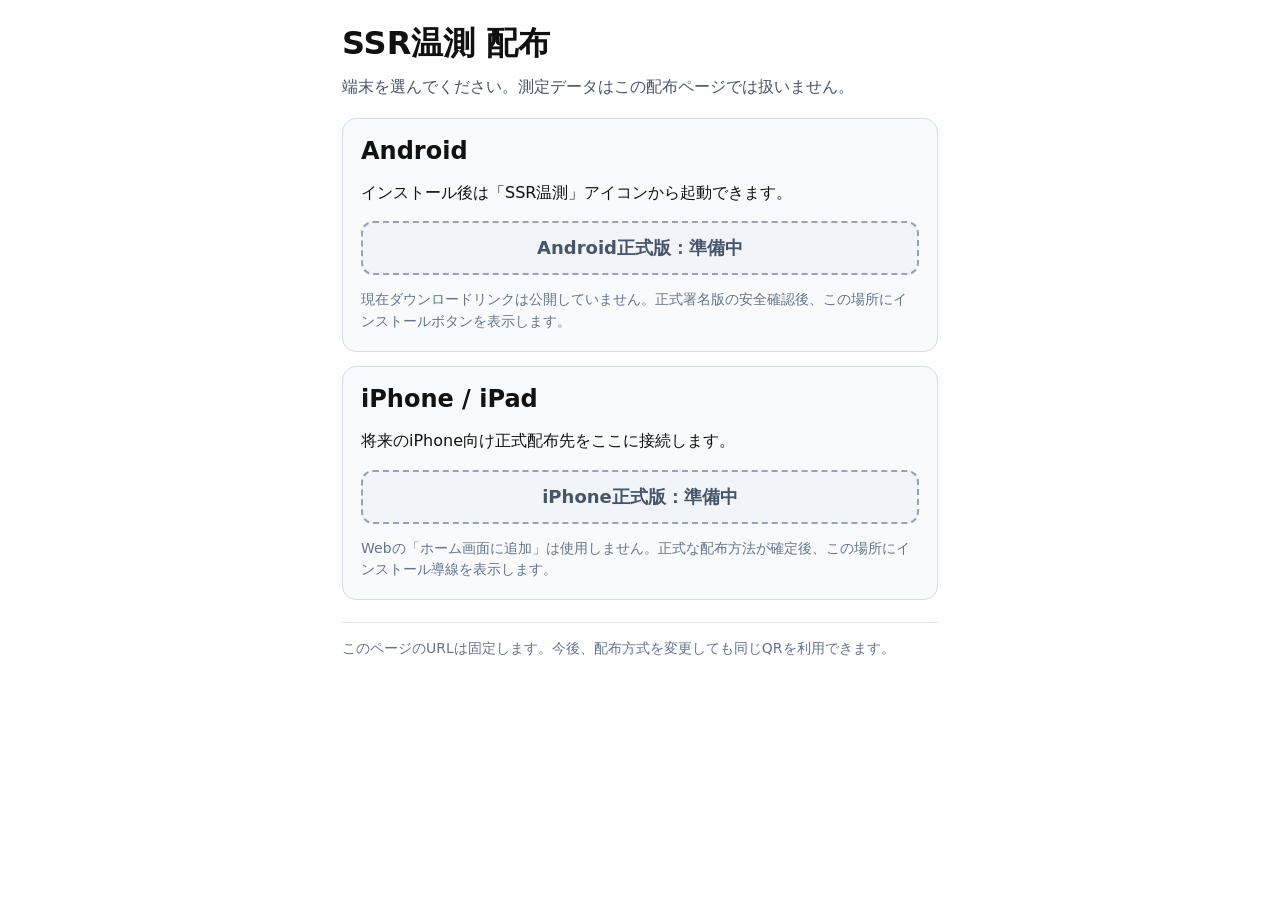
<file: install.html>
<!doctype html>
<html lang="ja">
<head>
<meta charset="utf-8">
<meta name="viewport" content="width=device-width,initial-scale=1">
<meta name="theme-color" content="#ffffff">
<meta http-equiv="Content-Security-Policy" content="default-src 'self'; style-src 'self'; img-src 'self' data:; object-src 'none'; base-uri 'self'; frame-ancestors 'none'; upgrade-insecure-requests">
<title>SSR温測 配布</title>
<link rel="stylesheet" href="install.css">
</head>
<body>
<main>
  <h1>SSR温測 配布</h1>
  <p class="lead">端末を選んでください。測定データはこの配布ページでは扱いません。</p>

  <section class="platform-card">
    <h2>Android</h2>
    <p>インストール後は「SSR温測」アイコンから起動できます。</p>
    <div class="status hold">Android正式版：準備中</div>
    <p class="note">現在ダウンロードリンクは公開していません。正式署名版の安全確認後、この場所にインストールボタンを表示します。</p>
  </section>

  <section class="platform-card">
    <h2>iPhone / iPad</h2>
    <p>将来のiPhone向け正式配布先をここに接続します。</p>
    <div class="status hold">iPhone正式版：準備中</div>
    <p class="note">Webの「ホーム画面に追加」は使用しません。正式な配布方法が確定後、この場所にインストール導線を表示します。</p>
  </section>

  <p class="footer">このページのURLは固定します。今後、配布方式を変更しても同じQRを利用できます。</p>
</main>
</body>
</html>
</file>
<file: install.css>
*{box-sizing:border-box}
body{margin:0;background:#fff;color:#111;font-family:system-ui,-apple-system,"Segoe UI",sans-serif}
main{max-width:640px;margin:0 auto;padding:22px}
h1{margin:0 0 8px}
.lead{margin:0 0 18px;color:#475569;line-height:1.6}
.platform-card{margin:14px 0;padding:18px;border:1px solid #d6dce3;border-radius:14px;background:#f8fafc}
.platform-card h2{margin:0 0 8px}
.platform-card p{line-height:1.55}
.status{display:flex;align-items:center;justify-content:center;min-height:54px;margin:14px 0;border-radius:12px;font-size:18px;font-weight:900}
.hold{border:2px dashed #94a3b8;background:#f1f5f9;color:#475569}
.note{margin:8px 0 0;font-size:14px;color:#64748b}
.footer{margin-top:22px;padding-top:14px;border-top:1px solid #e2e8f0;font-size:14px;color:#64748b;line-height:1.6}
</file>
